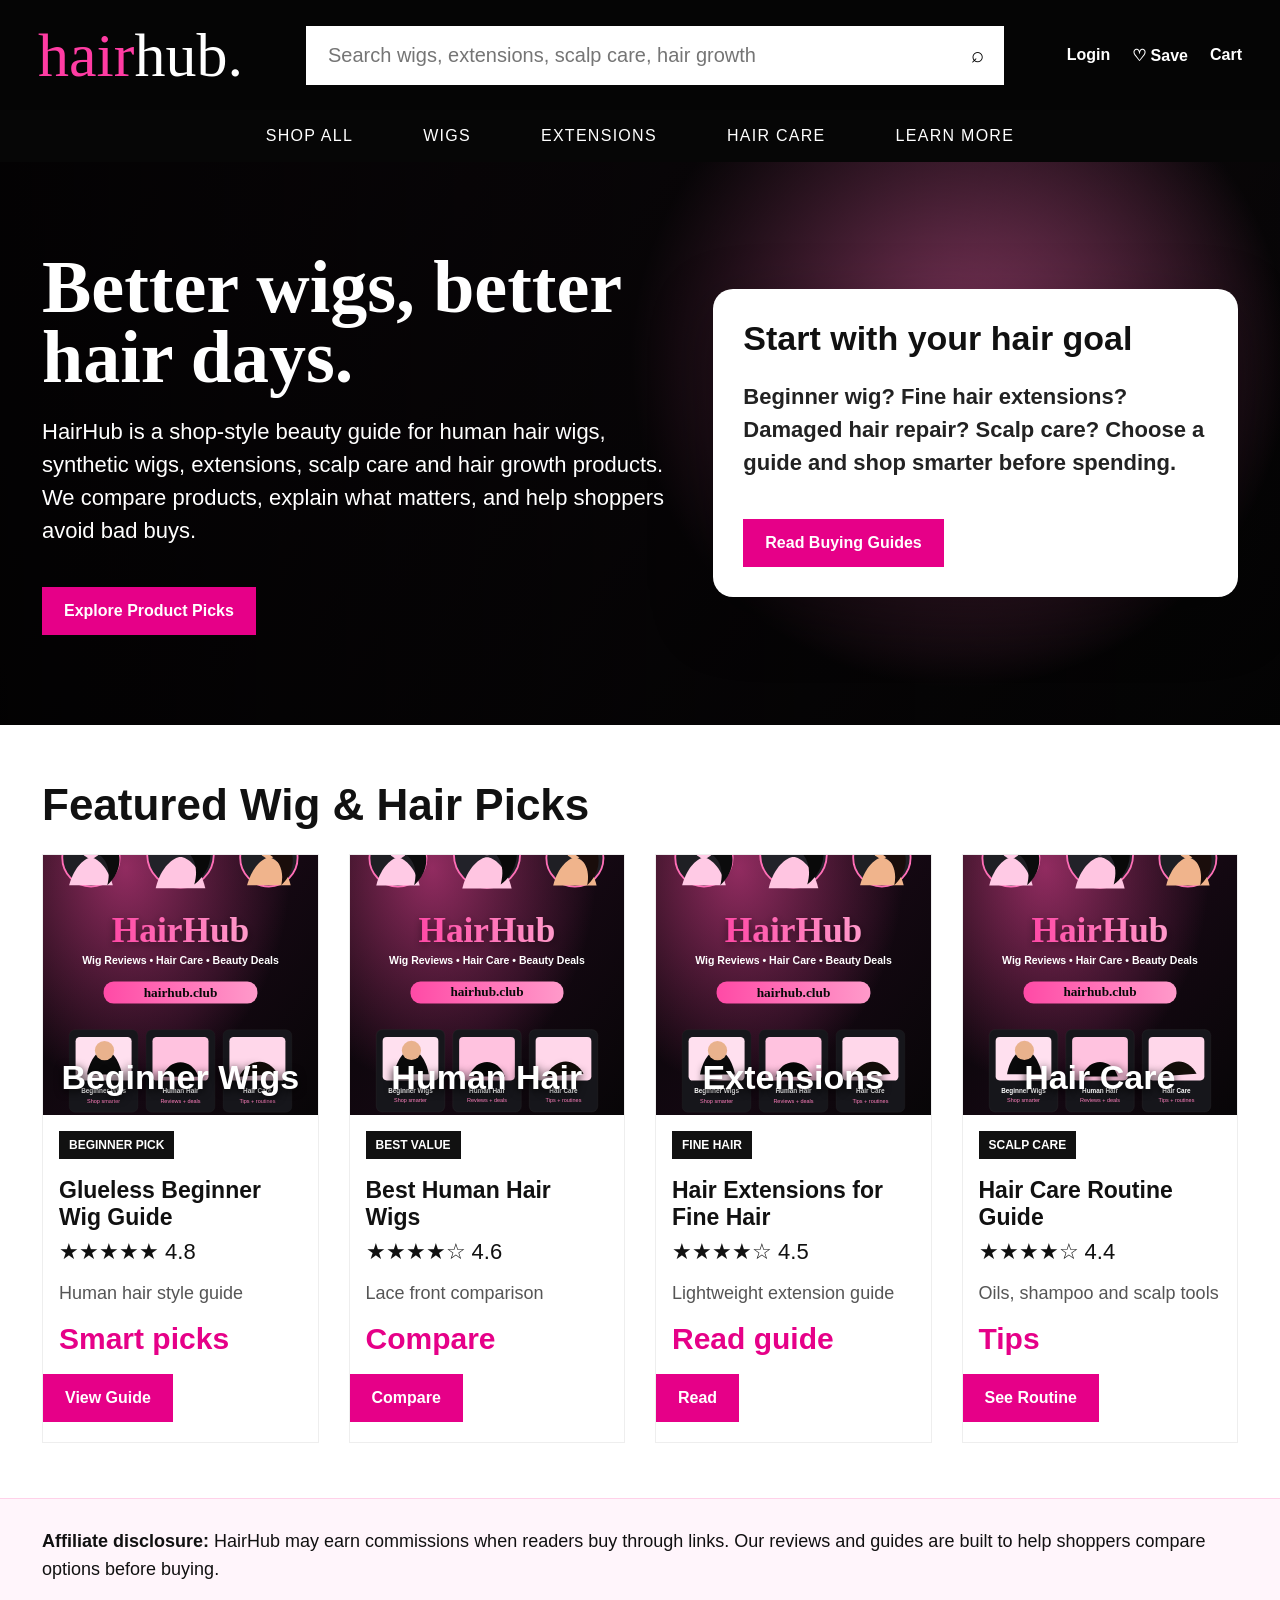
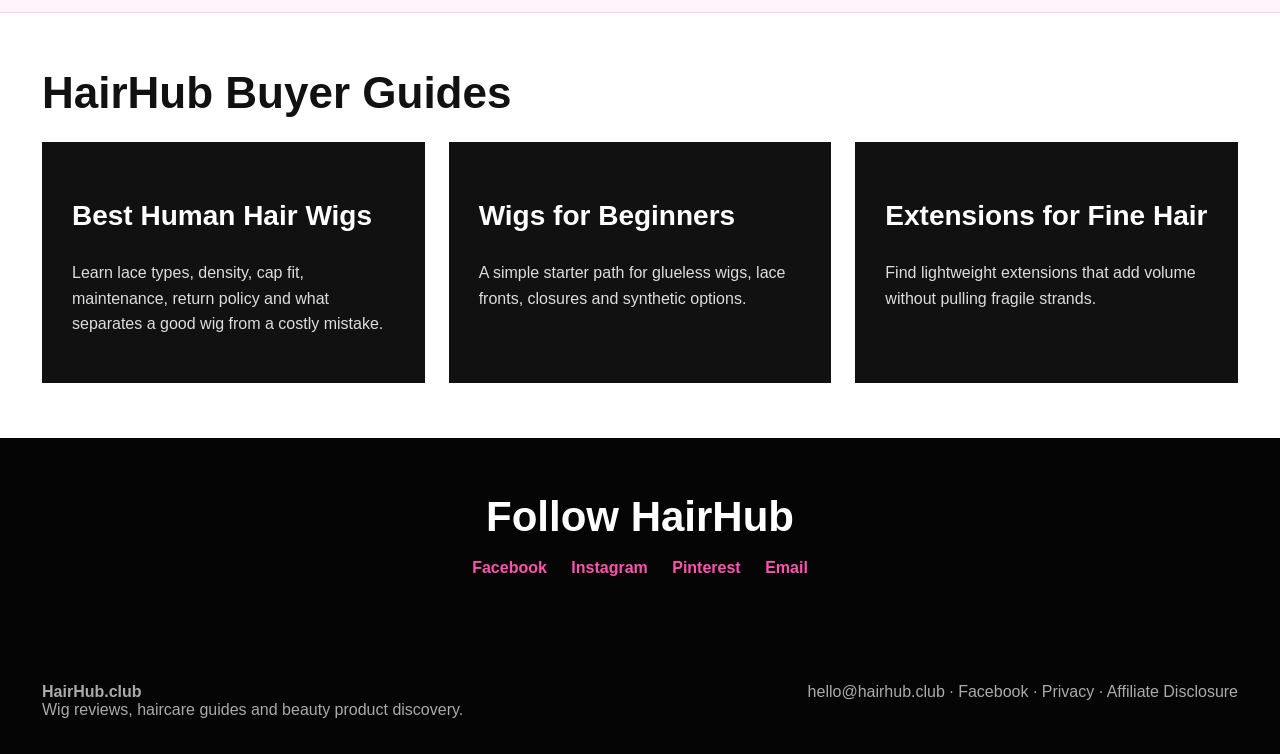
<file: index.html>
<!DOCTYPE html>
<html lang="en">
<head>
<meta charset="UTF-8" />
<meta name="viewport" content="width=device-width, initial-scale=1.0" />
<title>HairHub.club — Wigs, Hair Extensions & Beauty Product Deals</title>
<meta name="description" content="Shop-style haircare guides for wigs, extensions, hair growth products, scalp care, beauty tools and verified hair product deals." />
<link rel="canonical" href="https://hairhub.club/" />
<meta name="robots" content="index,follow,max-image-preview:large" />
<meta property="og:title" content="HairHub.club — Wig Reviews, Hair Care & Beauty Deals" />
<meta property="og:description" content="Beginner-friendly wig reviews, haircare guides, extensions and beauty product discovery." />
<meta property="og:image" content="https://hairhub.club/assets/hairhub-social.svg" />
<meta property="og:url" content="https://hairhub.club/" />
<meta name="twitter:card" content="summary_large_image" />
<script data-goatcounter="https://hairhub.goatcounter.com/count" async src="https://gc.zgo.at/count.js"></script>
<style>
*{box-sizing:border-box}body{margin:0;font-family:Arial,Helvetica,sans-serif;background:#fff;color:#111}a{text-decoration:none;color:inherit}.top{background:#050505;color:white;padding:24px 38px;display:grid;grid-template-columns:240px 1fr 210px;gap:28px;align-items:center}.logo{font-family:Georgia,serif;font-size:62px;line-height:1;font-weight:400}.logo span{color:#ff3ca3}.search-form{background:white;display:grid;grid-template-columns:1fr 54px;align-items:center}.search-form input{border:0;padding:18px 22px;font-size:20px;outline:0;color:#111}.search-form button{height:100%;border:0;background:#fff;font-size:22px;cursor:pointer}.account{display:flex;gap:22px;justify-content:flex-end;font-weight:800}.nav{background:#060606;color:white;display:flex;justify-content:center;gap:70px;padding:17px 10px;text-transform:uppercase;letter-spacing:.08em}.hero{min-height:520px;background:linear-gradient(90deg,rgba(0,0,0,.88),rgba(0,0,0,.35)),radial-gradient(circle at 75% 35%,#ff6bb8,transparent 32%),linear-gradient(135deg,#1b1018,#050505);color:white;padding:90px 42px;display:grid;grid-template-columns:1.1fr .9fr;gap:30px;align-items:center}.hero h1{font-size:74px;line-height:.95;margin:0 0 20px;font-family:Georgia,serif}.hero p{font-size:22px;line-height:1.5;max-width:760px;color:#fff}.hero-card{background:#fff;color:#111;border-radius:20px;padding:30px;box-shadow:0 20px 60px rgba(0,0,0,.35)}.hero-card h2{font-size:34px;margin:0 0 10px;color:#111}.hero-card p{color:#222;font-weight:600}.btn{display:inline-block;background:#e60088;color:white;padding:15px 22px;font-weight:900;margin-top:18px}.section{padding:55px 42px}.section h2{font-size:44px;margin:0 0 24px}.products{display:grid;grid-template-columns:repeat(4,1fr);gap:30px}.product{background:#fff;border:1px solid #eee;padding-bottom:20px}.photo{height:260px;background-image:url('/assets/hairhub-social.svg');background-size:cover;background-position:center;display:flex;align-items:end;justify-content:center;color:white;font-size:34px;font-weight:900;text-shadow:0 2px 8px #000;padding:18px}.product h3{font-size:23px;margin:18px 0 8px;padding:0 16px}.stars{padding:0 16px;font-size:22px}.type{padding:0 16px;font-size:18px;color:#555}.price{padding:0 16px;font-size:30px;color:#e60088;font-weight:900}.pill{display:inline-block;margin:16px 16px 0;background:#111;color:white;padding:7px 10px;font-size:12px;font-weight:900}.guide-grid{display:grid;grid-template-columns:repeat(3,1fr);gap:24px}.guide{background:#111;color:white;padding:30px;min-height:230px}.guide h3{font-size:28px}.guide p{color:#ddd;line-height:1.6}.notice{background:#fff5fb;border-top:1px solid #ffd1e9;border-bottom:1px solid #ffd1e9;padding:28px 42px;font-size:18px;line-height:1.6}.social{background:#050505;color:white;text-align:center;padding:55px 20px}.social h2{font-size:42px;margin:0 0 18px}.social a{color:#ff54ad;font-weight:900;margin:0 10px}footer{background:#050505;color:#aaa;padding:35px 42px;display:flex;justify-content:space-between;gap:20px;flex-wrap:wrap}@media(max-width:900px){.top{grid-template-columns:1fr}.logo{font-size:48px}.nav{gap:18px;overflow:auto;justify-content:flex-start}.hero{grid-template-columns:1fr;padding:55px 24px}.hero h1{font-size:48px}.products,.guide-grid{grid-template-columns:1fr}.section{padding:40px 22px}}
</style>
</head>
<body>
<header class="top"><a class="logo" href="/"><span>hair</span>hub.</a><form class="search-form" onsubmit="return hairhubSearch(event)"><input id="site-search" type="search" placeholder="Search wigs, extensions, scalp care, hair growth" aria-label="Search HairHub"><button type="submit" aria-label="Search">⌕</button></form><div class="account"><span>Login</span><span>♡ Save</span><span>Cart</span></div></header>
<nav class="nav"><a href="/recommended-products/">Shop All</a><a href="/best-wigs-for-beginners/">Wigs</a><a href="/best-hair-extensions-for-fine-hair/">Extensions</a><a href="/guides/">Hair Care</a><a href="/disclosure/">Learn More</a></nav>
<section class="hero"><div><h1>Better wigs, better hair days.</h1><p>HairHub is a shop-style beauty guide for human hair wigs, synthetic wigs, extensions, scalp care and hair growth products. We compare products, explain what matters, and help shoppers avoid bad buys.</p><a class="btn" href="/recommended-products/">Explore Product Picks</a></div><aside class="hero-card"><h2>Start with your hair goal</h2><p>Beginner wig? Fine hair extensions? Damaged hair repair? Scalp care? Choose a guide and shop smarter before spending.</p><a class="btn" href="/guides/">Read Buying Guides</a></aside></section>
<section class="section"><h2>Featured Wig & Hair Picks</h2><div class="products"><article class="product"><div class="photo">Beginner Wigs</div><span class="pill">BEGINNER PICK</span><h3>Glueless Beginner Wig Guide</h3><div class="stars">★★★★★ 4.8</div><p class="type">Human hair style guide</p><div class="price">Smart picks</div><a class="btn" href="/best-wigs-for-beginners/">View Guide</a></article><article class="product"><div class="photo">Human Hair</div><span class="pill">BEST VALUE</span><h3>Best Human Hair Wigs</h3><div class="stars">★★★★☆ 4.6</div><p class="type">Lace front comparison</p><div class="price">Compare</div><a class="btn" href="/best-human-hair-wigs/">Compare</a></article><article class="product"><div class="photo">Extensions</div><span class="pill">FINE HAIR</span><h3>Hair Extensions for Fine Hair</h3><div class="stars">★★★★☆ 4.5</div><p class="type">Lightweight extension guide</p><div class="price">Read guide</div><a class="btn" href="/best-hair-extensions-for-fine-hair/">Read</a></article><article class="product"><div class="photo">Hair Care</div><span class="pill">SCALP CARE</span><h3>Hair Care Routine Guide</h3><div class="stars">★★★★☆ 4.4</div><p class="type">Oils, shampoo and scalp tools</p><div class="price">Tips</div><a class="btn" href="/guides/">See Routine</a></article></div></section>
<div class="notice"><b>Affiliate disclosure:</b> HairHub may earn commissions when readers buy through links. Our reviews and guides are built to help shoppers compare options before buying.</div>
<section class="section"><h2>HairHub Buyer Guides</h2><div class="guide-grid"><a class="guide" href="/best-human-hair-wigs/"><h3>Best Human Hair Wigs</h3><p>Learn lace types, density, cap fit, maintenance, return policy and what separates a good wig from a costly mistake.</p></a><a class="guide" href="/best-wigs-for-beginners/"><h3>Wigs for Beginners</h3><p>A simple starter path for glueless wigs, lace fronts, closures and synthetic options.</p></a><a class="guide" href="/best-hair-extensions-for-fine-hair/"><h3>Extensions for Fine Hair</h3><p>Find lightweight extensions that add volume without pulling fragile strands.</p></a></div></section>
<section class="social"><h2>Follow HairHub</h2><p><a href="https://facebook.com/hairhub.club" target="_blank" rel="noopener">Facebook</a> <a href="https://instagram.com/hairhub.club" target="_blank" rel="noopener">Instagram</a> <a href="https://www.pinterest.com/hairhubclubofficial/" target="_blank" rel="noopener">Pinterest</a> <a href="mailto:hello@hairhub.club">Email</a></p></section>
<footer><div><b>HairHub.club</b><br>Wig reviews, haircare guides and beauty product discovery.</div><div><a href="mailto:hello@hairhub.club">hello@hairhub.club</a> · <a href="https://facebook.com/hairhub.club" target="_blank" rel="noopener">Facebook</a> · <a href="/privacy/">Privacy</a> · <a href="/disclosure/">Affiliate Disclosure</a></div></footer>
<script>
const pages=[
{keys:['wig','wigs','beginner','glueless','lace','synthetic'],url:'/best-wigs-for-beginners/'},
{keys:['human hair','human','lace front','frontal','density'],url:'/best-human-hair-wigs/'},
{keys:['extension','extensions','fine hair','clip in','volume'],url:'/best-hair-extensions-for-fine-hair/'},
{keys:['scalp','growth','oil','routine','hair care','shampoo'],url:'/guides/'},
{keys:['product','products','shop','deals','coupon','coupons'],url:'/recommended-products/'}
];
function hairhubSearch(e){e.preventDefault();const q=document.getElementById('site-search').value.toLowerCase().trim();if(!q){location.href='/recommended-products/';return false}const match=pages.find(p=>p.keys.some(k=>q.includes(k)));location.href=match?match.url:'/recommended-products/?q='+encodeURIComponent(q);return false}
</script>
</body>
</html>
</file>
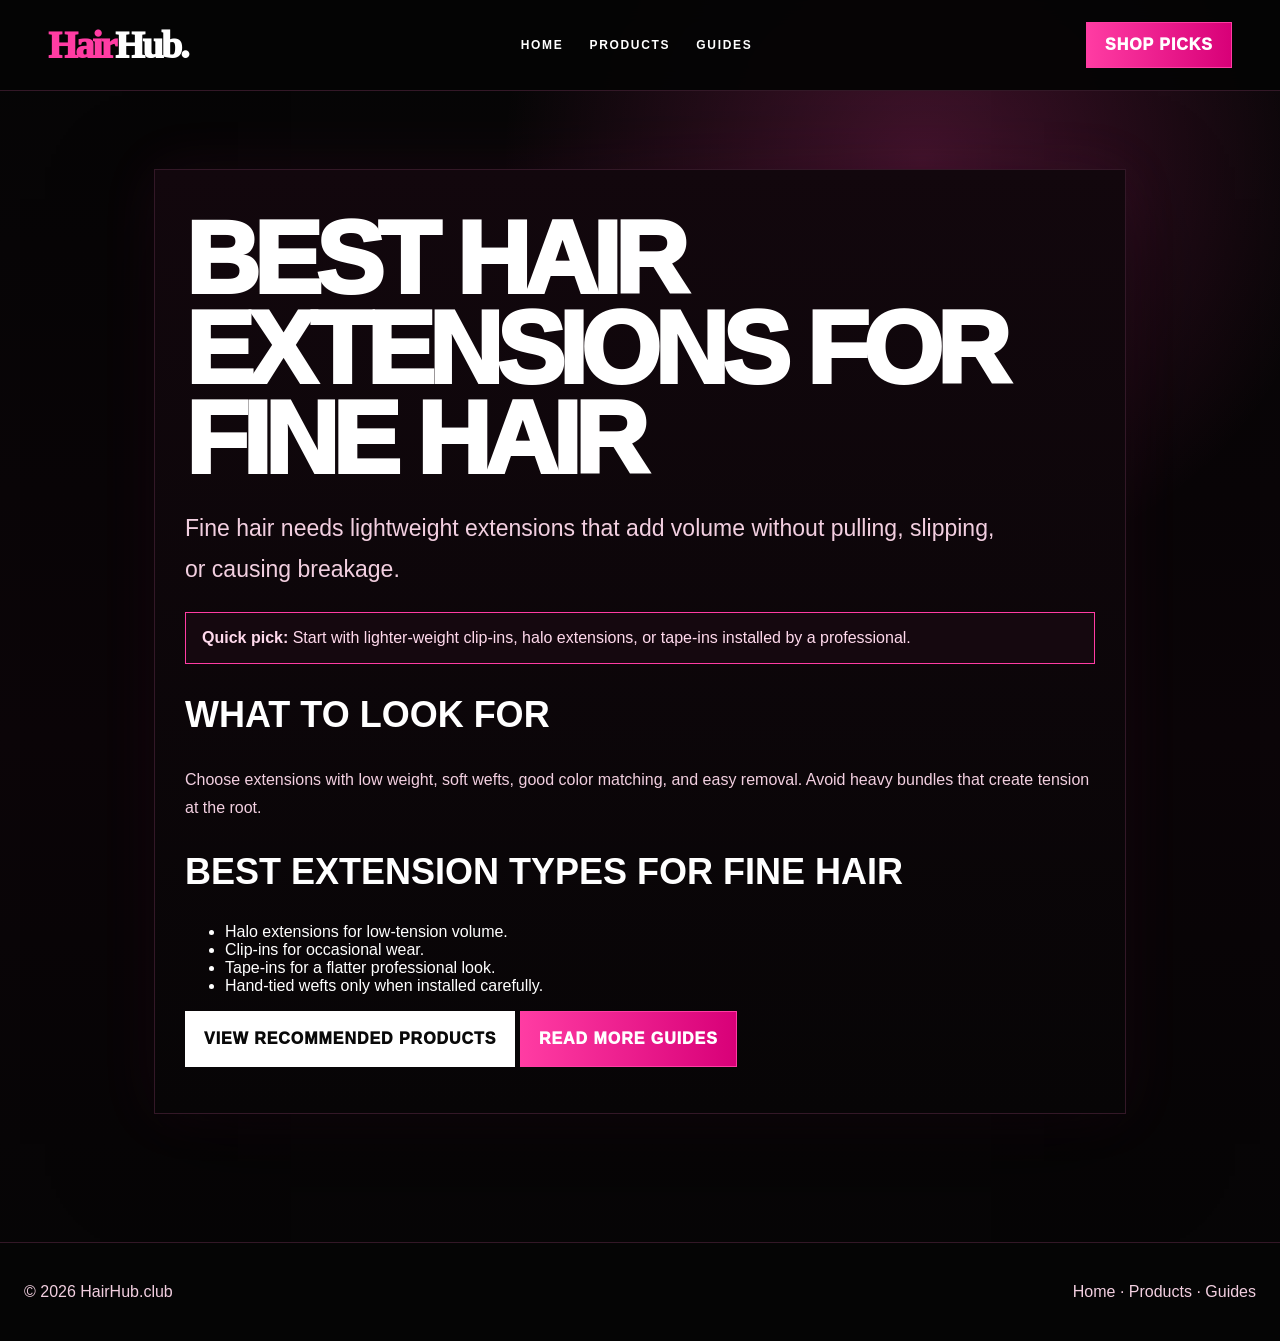
<file: best-hair-extensions-for-fine-hair/index.html>
<!DOCTYPE html><html lang='en'><head><meta charset='UTF-8'><meta name='viewport' content='width=device-width,initial-scale=1.0'><title>Best Hair Extensions For Fine Hair | HairHub</title><meta name='description' content='Beginner-friendly guide to choosing lightweight hair extensions for fine hair without damage.'><link rel='stylesheet' href='/assets/style.css'></head><body><header class='site'><div class='nav'><a class='logo' href='/'><span>Hair</span>Hub</a><nav><a href='/'>Home</a><a href='/recommended-products/'>Products</a><a href='/guides/'>Guides</a></nav><a class='cta' href='/recommended-products/'>Shop Picks</a></div></header><main class='page'><div class='content'><h1>Best Hair Extensions For Fine Hair</h1><p class='lead'>Fine hair needs lightweight extensions that add volume without pulling, slipping, or causing breakage.</p><div class='notice'><strong>Quick pick:</strong> Start with lighter-weight clip-ins, halo extensions, or tape-ins installed by a professional.</div><h2>What to look for</h2><p>Choose extensions with low weight, soft wefts, good color matching, and easy removal. Avoid heavy bundles that create tension at the root.</p><h2>Best extension types for fine hair</h2><ul><li>Halo extensions for low-tension volume.</li><li>Clip-ins for occasional wear.</li><li>Tape-ins for a flatter professional look.</li><li>Hand-tied wefts only when installed carefully.</li></ul><p><a class='button pink' href='/recommended-products/'>View Recommended Products</a> <a class='button' href='/guides/'>Read More Guides</a></p></div></main><footer><div class='inner'><div>© 2026 HairHub.club</div><div><a href='/'>Home</a> · <a href='/recommended-products/'>Products</a> · <a href='/guides/'>Guides</a></div></div></footer></body></html>
</file>
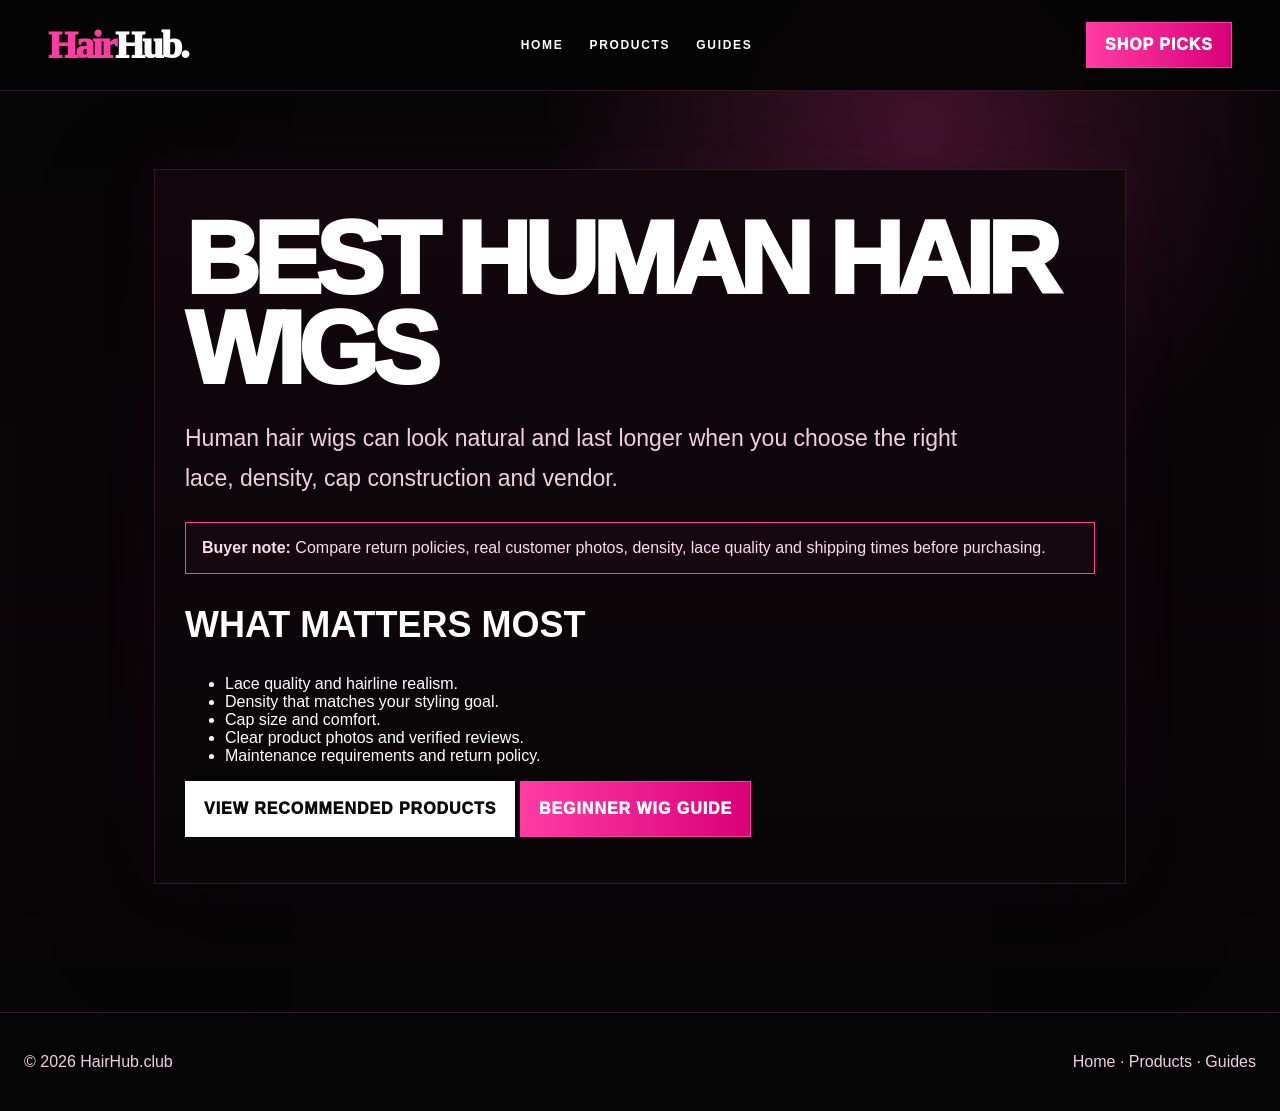
<file: best-human-hair-wigs/index.html>
<!DOCTYPE html><html lang='en'><head><meta charset='UTF-8'><meta name='viewport' content='width=device-width,initial-scale=1.0'><title>Best Human Hair Wigs | HairHub</title><meta name='description' content='Guide to choosing human hair wigs, lace fronts, density, cap fit, maintenance and value.'><link rel='stylesheet' href='/assets/style.css'></head><body><header class='site'><div class='nav'><a class='logo' href='/'><span>Hair</span>Hub</a><nav><a href='/'>Home</a><a href='/recommended-products/'>Products</a><a href='/guides/'>Guides</a></nav><a class='cta' href='/recommended-products/'>Shop Picks</a></div></header><main class='page'><div class='content'><h1>Best Human Hair Wigs</h1><p class='lead'>Human hair wigs can look natural and last longer when you choose the right lace, density, cap construction and vendor.</p><div class='notice'><strong>Buyer note:</strong> Compare return policies, real customer photos, density, lace quality and shipping times before purchasing.</div><h2>What matters most</h2><ul><li>Lace quality and hairline realism.</li><li>Density that matches your styling goal.</li><li>Cap size and comfort.</li><li>Clear product photos and verified reviews.</li><li>Maintenance requirements and return policy.</li></ul><p><a class='button pink' href='/recommended-products/'>View Recommended Products</a> <a class='button' href='/best-wigs-for-beginners/'>Beginner Wig Guide</a></p></div></main><footer><div class='inner'><div>© 2026 HairHub.club</div><div><a href='/'>Home</a> · <a href='/recommended-products/'>Products</a> · <a href='/guides/'>Guides</a></div></div></footer></body></html>
</file>
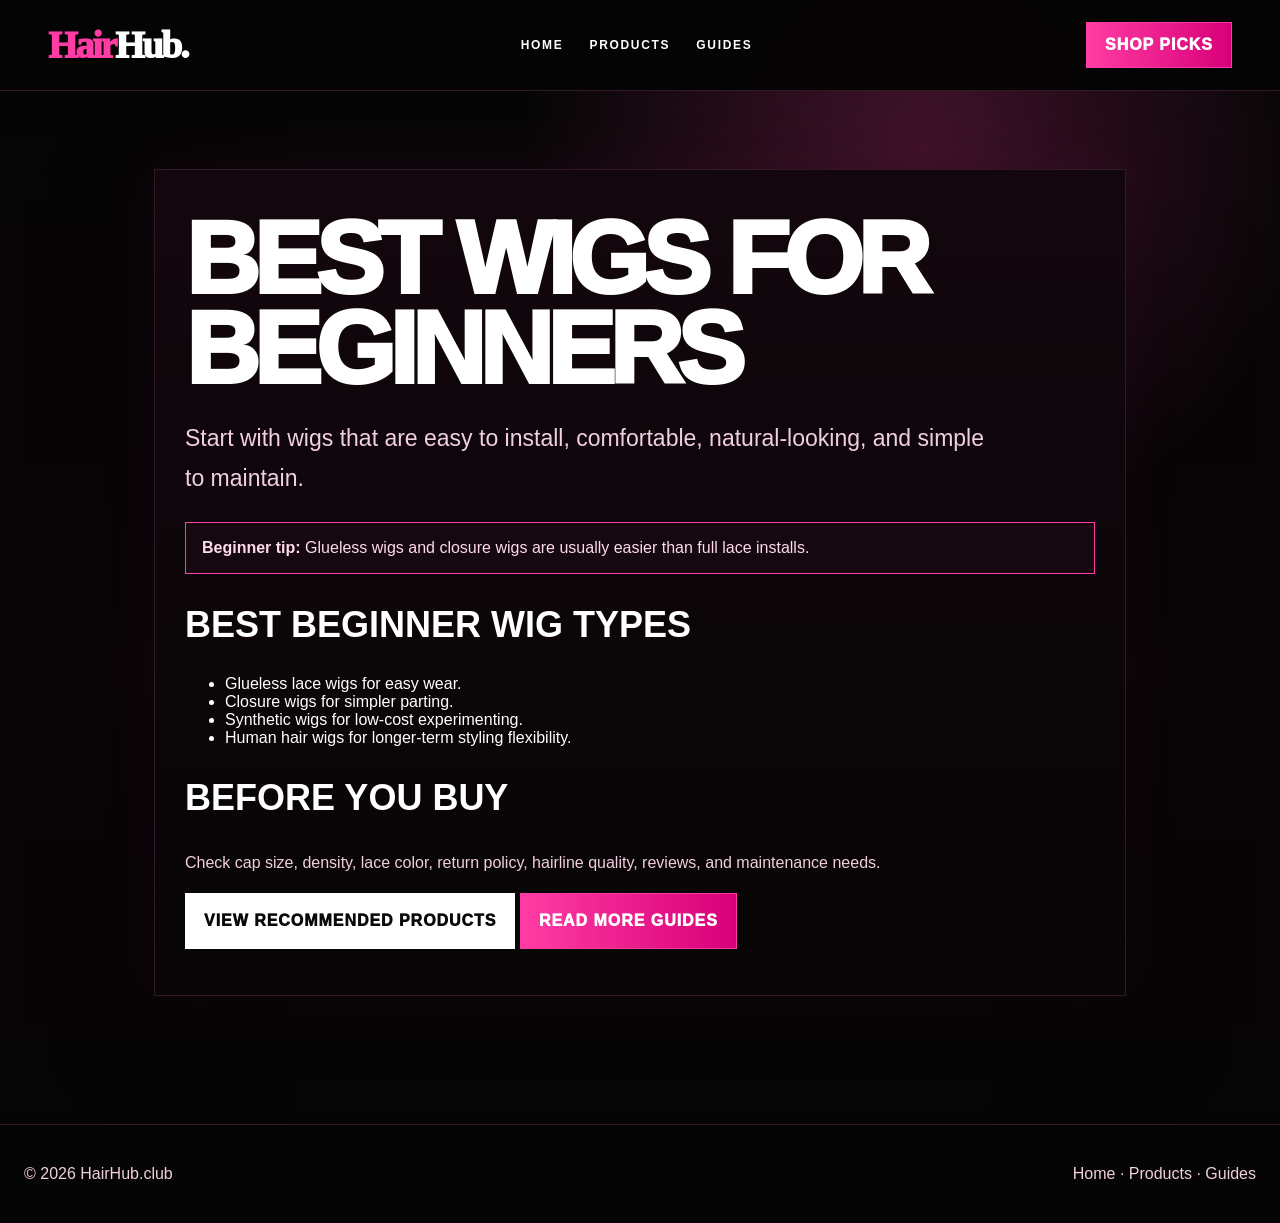
<file: best-wigs-for-beginners/index.html>
<!DOCTYPE html><html lang='en'><head><meta charset='UTF-8'><meta name='viewport' content='width=device-width,initial-scale=1.0'><title>Best Wigs For Beginners | HairHub</title><meta name='description' content='A beginner-friendly wig buying guide for glueless wigs, lace fronts, synthetic wigs and human hair wigs.'><link rel='stylesheet' href='/assets/style.css'></head><body><header class='site'><div class='nav'><a class='logo' href='/'><span>Hair</span>Hub</a><nav><a href='/'>Home</a><a href='/recommended-products/'>Products</a><a href='/guides/'>Guides</a></nav><a class='cta' href='/recommended-products/'>Shop Picks</a></div></header><main class='page'><div class='content'><h1>Best Wigs For Beginners</h1><p class='lead'>Start with wigs that are easy to install, comfortable, natural-looking, and simple to maintain.</p><div class='notice'><strong>Beginner tip:</strong> Glueless wigs and closure wigs are usually easier than full lace installs.</div><h2>Best beginner wig types</h2><ul><li>Glueless lace wigs for easy wear.</li><li>Closure wigs for simpler parting.</li><li>Synthetic wigs for low-cost experimenting.</li><li>Human hair wigs for longer-term styling flexibility.</li></ul><h2>Before you buy</h2><p>Check cap size, density, lace color, return policy, hairline quality, reviews, and maintenance needs.</p><p><a class='button pink' href='/recommended-products/'>View Recommended Products</a> <a class='button' href='/guides/'>Read More Guides</a></p></div></main><footer><div class='inner'><div>© 2026 HairHub.club</div><div><a href='/'>Home</a> · <a href='/recommended-products/'>Products</a> · <a href='/guides/'>Guides</a></div></div></footer></body></html>
</file>
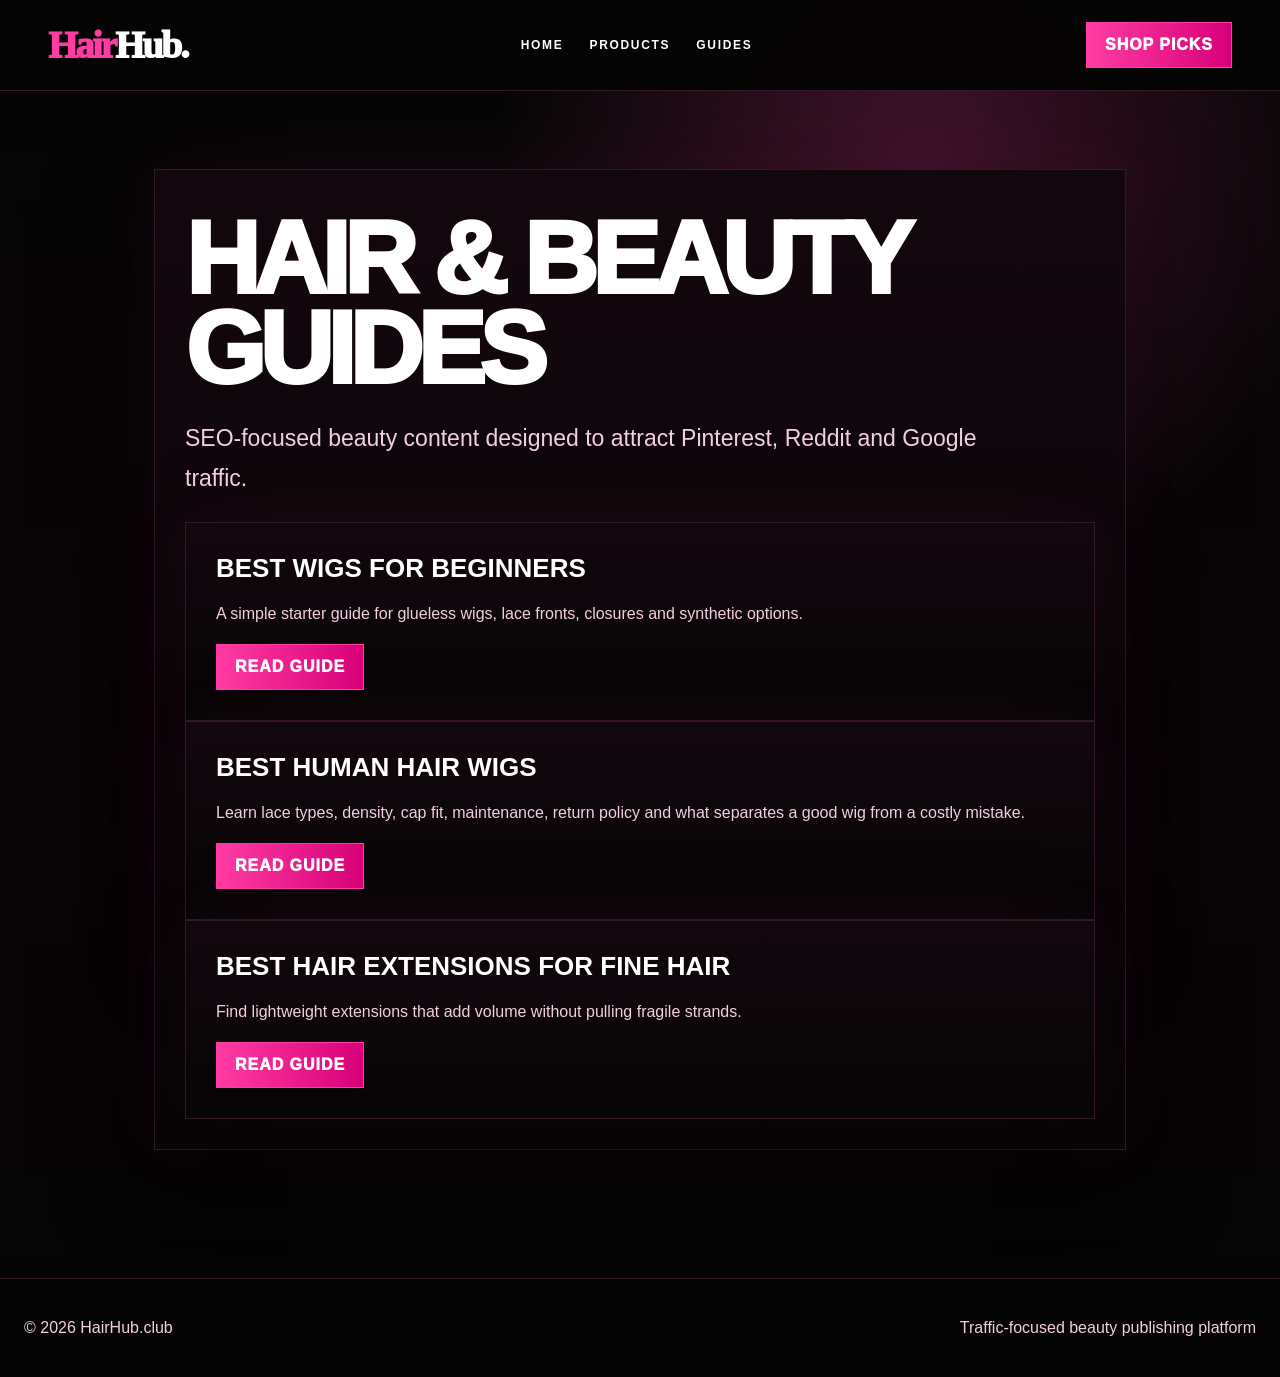
<file: guides/index.html>
<!DOCTYPE html><html lang='en'><head><meta charset='UTF-8'><meta name='viewport' content='width=device-width,initial-scale=1.0'><title>Hair & Beauty Guides | HairHub</title><meta name='description' content='Hair growth, styling and beauty tutorials from HairHub.'><link rel='stylesheet' href='/assets/style.css'><script data-goatcounter='https://marketvibe1.goatcounter.com/count' async src='//gc.zgo.at/count.js'></script></head><body><header class='site'><div class='nav'><a class='logo' href='/'><span>Hair</span>Hub</a><nav><a href='/'>Home</a><a href='/recommended-products/'>Products</a><a href='/guides/'>Guides</a></nav><a class='cta' href='/recommended-products/'>Shop Picks</a></div></header><main class='page'><div class='content'><h1>Hair & Beauty Guides</h1><p class='lead'>SEO-focused beauty content designed to attract Pinterest, Reddit and Google traffic.</p><div class='guide-card'><h3>Best Wigs For Beginners</h3><p>A simple starter guide for glueless wigs, lace fronts, closures and synthetic options.</p><a class='button' href='/best-wigs-for-beginners/'>Read Guide</a></div><div class='guide-card'><h3>Best Human Hair Wigs</h3><p>Learn lace types, density, cap fit, maintenance, return policy and what separates a good wig from a costly mistake.</p><a class='button' href='/best-human-hair-wigs/'>Read Guide</a></div><div class='guide-card'><h3>Best Hair Extensions For Fine Hair</h3><p>Find lightweight extensions that add volume without pulling fragile strands.</p><a class='button' href='/best-hair-extensions-for-fine-hair/'>Read Guide</a></div></div></main><footer><div class='inner'><div>© 2026 HairHub.club</div><div>Traffic-focused beauty publishing platform</div></div></footer></body></html>
</file>
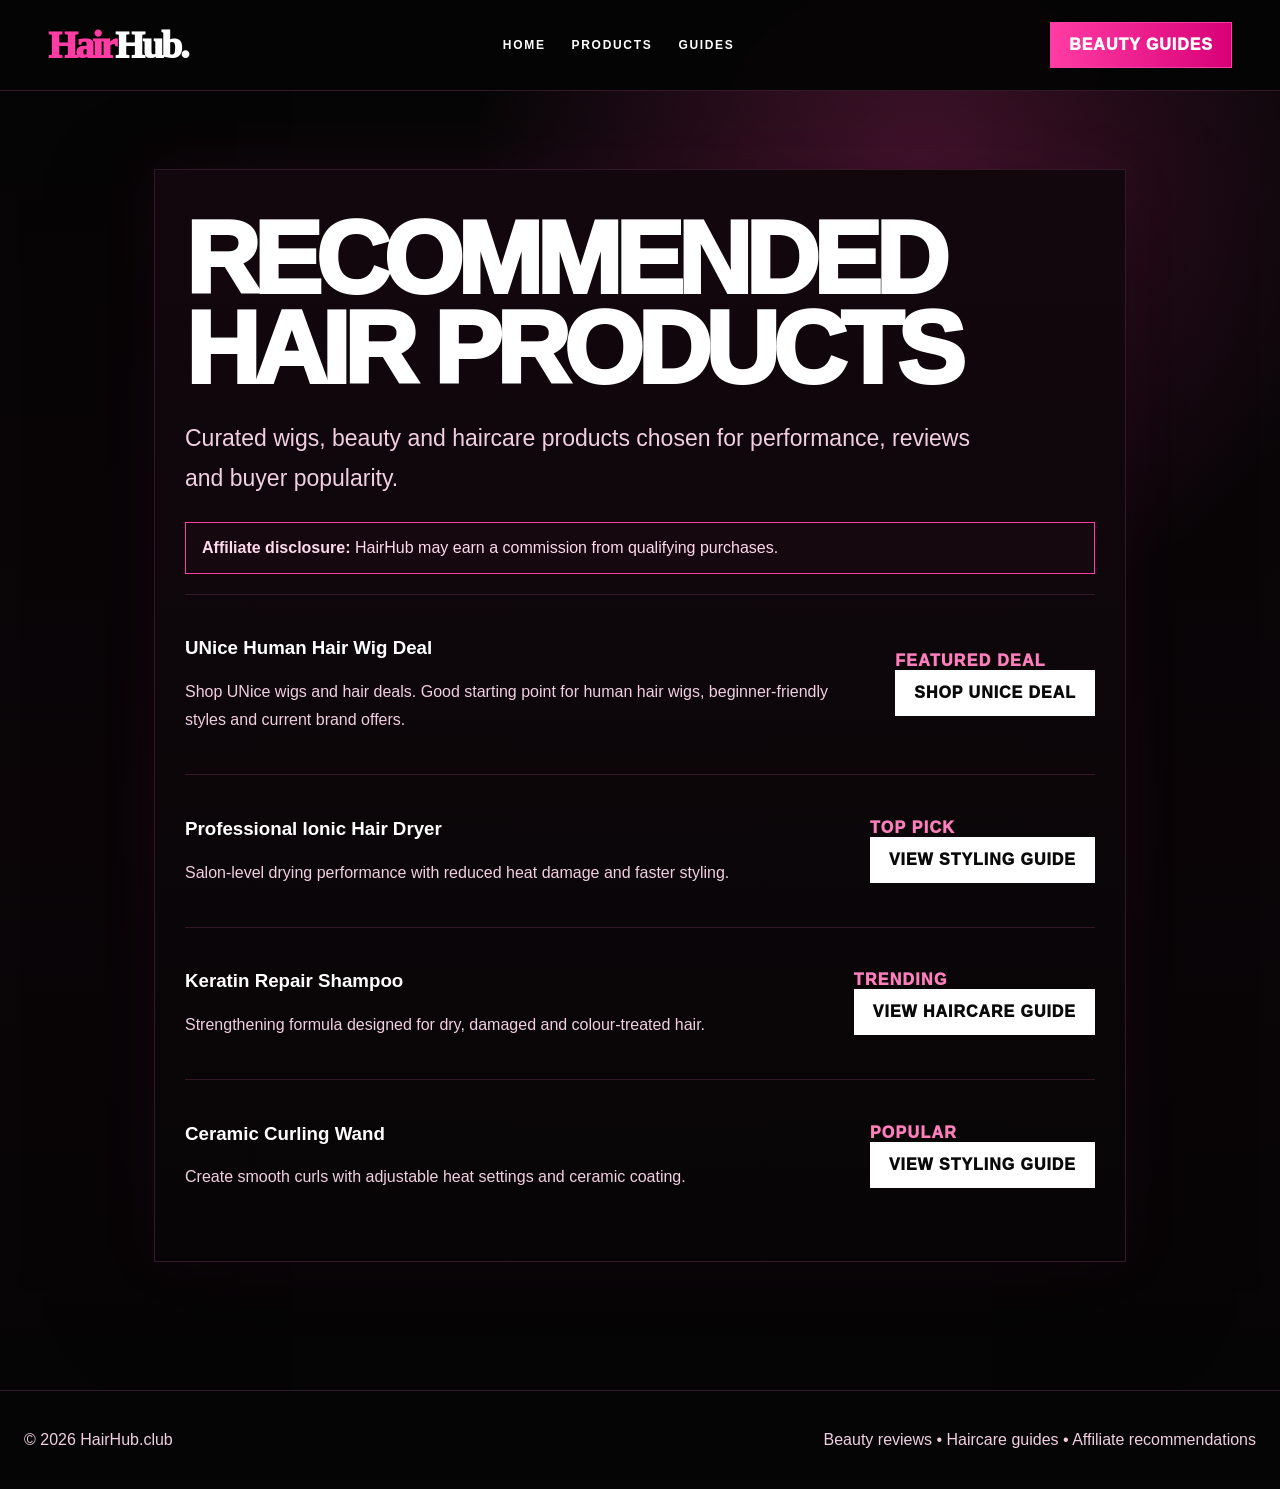
<file: recommended-products/index.html>
<!DOCTYPE html><html lang='en'><head><meta charset='UTF-8'><meta name='viewport' content='width=device-width,initial-scale=1.0'><title>Recommended Hair Products | HairHub</title><meta name='description' content='Best wigs, shampoos, styling tools, oils and haircare products reviewed by HairHub.'><link rel='stylesheet' href='/assets/style.css'><script data-goatcounter='https://marketvibe1.goatcounter.com/count' async src='//gc.zgo.at/count.js'></script></head><body><header class='site'><div class='nav'><a class='logo' href='/'><span>Hair</span>Hub</a><nav><a href='/'>Home</a><a href='/recommended-products/'>Products</a><a href='/guides/'>Guides</a></nav><a class='cta' href='/guides/'>Beauty Guides</a></div></header><main class='page'><div class='content'><h1>Recommended Hair Products</h1><p class='lead'>Curated wigs, beauty and haircare products chosen for performance, reviews and buyer popularity.</p><div class='notice'><strong>Affiliate disclosure:</strong> HairHub may earn a commission from qualifying purchases.</div><div class='product-row'><div><h3>UNice Human Hair Wig Deal</h3><p>Shop UNice wigs and hair deals. Good starting point for human hair wigs, beginner-friendly styles and current brand offers.</p></div><div><div class='price'>Featured Deal</div><a class='button pink' href='https://www.jdoqocy.com/click-101522664-15509155' target='_blank' rel='sponsored nofollow noopener'>Shop UNice Deal</a></div></div><div class='product-row'><div><h3>Professional Ionic Hair Dryer</h3><p>Salon-level drying performance with reduced heat damage and faster styling.</p></div><div><div class='price'>Top Pick</div><a class='button pink' href='/guides/'>View Styling Guide</a></div></div><div class='product-row'><div><h3>Keratin Repair Shampoo</h3><p>Strengthening formula designed for dry, damaged and colour-treated hair.</p></div><div><div class='price'>Trending</div><a class='button pink' href='/guides/'>View Haircare Guide</a></div></div><div class='product-row'><div><h3>Ceramic Curling Wand</h3><p>Create smooth curls with adjustable heat settings and ceramic coating.</p></div><div><div class='price'>Popular</div><a class='button pink' href='/guides/'>View Styling Guide</a></div></div></div></main><footer><div class='inner'><div>© 2026 HairHub.club</div><div>Beauty reviews • Haircare guides • Affiliate recommendations</div></div></footer></body></html>
</file>
<file: assets/style.css>
:root{--bg:#050505;--panel:#0f0a0d;--ink:#ffffff;--muted:#f2cfe0;--line:#331827;--pink:#ff3ca3;--pink2:#ff7fbd;--green:#7be0bc}*{box-sizing:border-box}body{margin:0;font-family:Inter,Arial,sans-serif;background:radial-gradient(circle at 72% 12%,rgba(255,60,163,.24),transparent 28%),linear-gradient(180deg,#050505,#0b0508 55%,#050505);color:var(--ink)}a{color:inherit;text-decoration:none}header.site{position:sticky;top:0;z-index:10;background:rgba(5,5,5,.95);backdrop-filter:blur(12px);border-bottom:1px solid var(--line)}.nav{max-width:1240px;margin:auto;padding:22px 28px;display:flex;align-items:center;justify-content:space-between;gap:24px}.logo{font-size:38px;font-weight:950;letter-spacing:-.06em;font-family:Georgia,serif}.logo span{color:var(--pink)}.logo:after{content:'.';color:#fff}nav{display:flex;gap:26px;flex-wrap:wrap}nav a{color:#fff;font-weight:900;text-transform:uppercase;letter-spacing:.14em;font-size:12px}.cta,.button{border:1px solid var(--pink);background:linear-gradient(90deg,var(--pink),#d80078);color:white;padding:13px 18px;border-radius:0;font-weight:950;text-transform:uppercase;letter-spacing:.06em;display:inline-block}.button.pink,.cta:hover,.button:hover{background:#fff;color:#090909;border-color:#fff}.hero{max-width:1240px;margin:auto;padding:88px 28px;display:grid;grid-template-columns:1.05fr .95fr;gap:42px;align-items:center;background:linear-gradient(135deg,rgba(255,60,163,.08),transparent),radial-gradient(circle at 78% 20%,rgba(255,60,163,.3),transparent 30%)}.eyebrow{color:var(--pink2);text-transform:uppercase;letter-spacing:.34em;font-weight:900;font-size:13px}.hero h1,.page h1{font-size:clamp(52px,8vw,108px);line-height:.88;margin:14px 0 24px;font-weight:1000;text-transform:uppercase;letter-spacing:-.06em}.lead{font-size:clamp(18px,2vw,23px);line-height:1.65;color:var(--muted);max-width:820px}.hero-card,.card,.guide-card,.product-card,.content{background:linear-gradient(180deg,#12070d,#070506);border:1px solid var(--line);box-shadow:0 30px 90px rgba(0,0,0,.55),0 0 55px rgba(255,60,163,.08);padding:30px}.hero-card{min-height:440px;display:flex;flex-direction:column;justify-content:flex-end;background:linear-gradient(180deg,rgba(12,5,9,.15),#090506),radial-gradient(circle at 50% 18%,rgba(255,60,163,.28),transparent 38%)}.hero-card strong{display:block;font-size:64px;line-height:.9;text-transform:uppercase;color:#fff}.badges{display:flex;gap:10px;flex-wrap:wrap;margin-top:24px}.badge{padding:10px 14px;background:#090506;border:1px solid var(--line);font-weight:900;color:var(--pink2);text-transform:uppercase;letter-spacing:.09em;font-size:12px}.section{max-width:1240px;margin:auto;padding:68px 28px}.section h2{font-size:clamp(34px,5vw,64px);line-height:.95;margin:0 0 26px;text-transform:uppercase;letter-spacing:-.05em}.grid{display:grid;grid-template-columns:repeat(3,1fr);gap:22px}.two{grid-template-columns:1fr 1fr}.guide-card h3,.product-card h3{font-size:26px;margin:0 0 10px;text-transform:uppercase}.guide-card p,.product-card p,.card p,.content p,.list{color:var(--muted);line-height:1.75}.page{max-width:1020px;margin:auto;padding:78px 24px}.content{border-radius:0}.content h2{font-size:36px;text-transform:uppercase}.notice{background:#15080f;border:1px solid var(--pink);padding:16px;color:#ffd9ec;margin:20px 0}.product-row{display:grid;grid-template-columns:1fr auto;gap:22px;align-items:center;border-top:1px solid var(--line);padding:24px 0}.price{font-weight:950;color:var(--pink2);text-transform:uppercase;letter-spacing:.08em}footer{margin-top:50px;border-top:1px solid var(--line);background:#050505;padding:40px 24px;color:var(--muted)}footer .inner{max-width:1240px;margin:auto;display:flex;justify-content:space-between;gap:20px;flex-wrap:wrap}@media(max-width:850px){.hero,.grid,.two{grid-template-columns:1fr}.nav{align-items:flex-start;flex-direction:column}.hero{padding-top:52px}.hero-card{min-height:auto}.product-row{grid-template-columns:1fr}.hero h1,.page h1{font-size:48px}}
</file>
